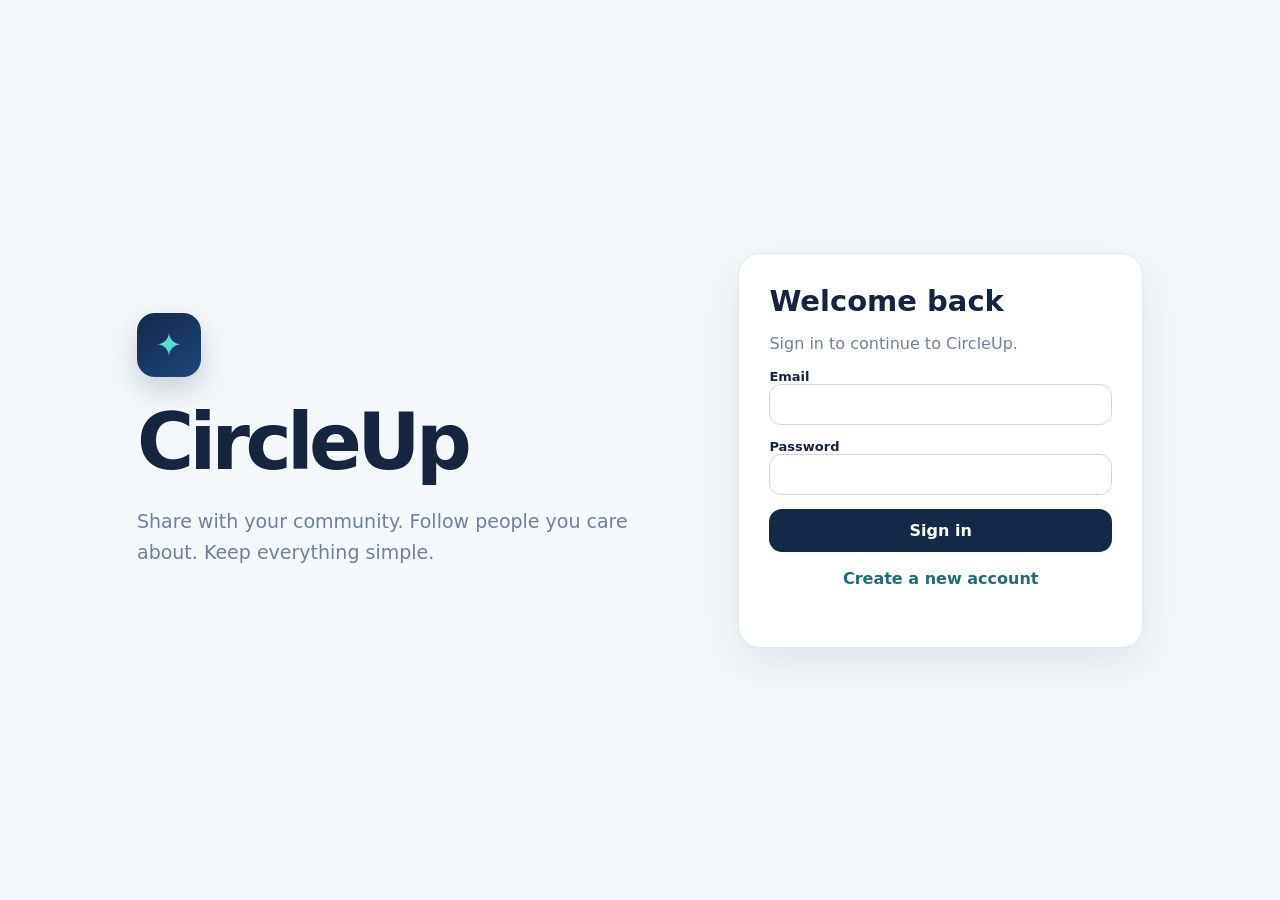
<file: index.html>
<!doctype html>
<html lang="en">
<head>
  <meta charset="utf-8" />
  <meta name="viewport" content="width=device-width,initial-scale=1,viewport-fit=cover" />
  <meta name="theme-color" content="#142847" />
  <meta name="description" content="CircleUp — a simple community app to share, connect, and stay in touch." />
  <title>CircleUp</title>
  <link rel="icon" href="/favicon.svg" type="image/svg+xml" />
  <link rel="manifest" href="/manifest.webmanifest" />
  <link rel="stylesheet" href="/styles.css" />
</head>
<body>
  <div id="toast" class="toast" role="status" aria-live="polite"></div>

  <section id="authView" class="auth-screen">
    <div class="auth-brand">
      <div class="brand-mark">✦</div>
      <h1>CircleUp</h1>
      <p>Share with your community. Follow people you care about. Keep everything simple.</p>
    </div>
    <form id="authForm" class="auth-card">
      <h2 id="authTitle">Welcome back</h2>
      <p id="authSubtitle">Sign in to continue to CircleUp.</p>
      <label>Email<input id="emailInput" type="email" autocomplete="email" required /></label>
      <label>Password<input id="passwordInput" type="password" autocomplete="current-password" minlength="6" required /></label>
      <button id="authSubmit" class="button primary full" type="submit">Sign in</button>
      <button id="toggleAuthMode" class="text-button" type="button">Create a new account</button>
      <p id="authMessage" class="form-message"></p>
    </form>
  </section>

  <div id="appView" class="app hidden">
    <header class="topbar">
      <button class="brand" id="brandHome" type="button" aria-label="CircleUp home">
        <span class="brand-mark small">✦</span><strong>CircleUp</strong>
      </button>
      <div class="search-wrap">
        <span>⌕</span>
        <input id="searchInput" type="search" placeholder="Search people, posts, communities" aria-label="Search CircleUp" />
      </div>
      <div class="top-actions">
        <button id="shareAppButton" class="icon-button" type="button" aria-label="Share CircleUp">↗</button>
        <button id="topProfileButton" class="avatar-button" type="button" aria-label="Open profile"><span id="topAvatar" class="avatar">CU</span></button>
      </div>
    </header>

    <main class="shell">
      <section id="homeView" class="view">
        <section class="composer card navy-card">
          <div class="composer-head">
            <span id="composerAvatar" class="avatar large">CU</span>
            <div><h2>Share with your community</h2><p>Ask, celebrate, recommend, or say hello.</p></div>
          </div>
          <textarea id="postBody" maxlength="2000" placeholder="What’s happening?"></textarea>
          <div id="postImagePreview" class="post-image-preview hidden"></div>
          <div class="composer-actions">
            <div class="composer-left">
              <select id="postCategory" aria-label="Post category">
                <option>General</option><option>Question</option><option>Recommendation</option><option>Celebration</option><option>Local</option>
              </select>
              <label class="photo-pill" for="postImageInput">▧ Photo</label>
              <input id="postImageInput" class="sr-only" type="file" accept="image/*" />
            </div>
            <button id="publishButton" class="button coral" type="button">Post</button>
          </div>
          <p id="postMessage" class="form-message light"></p>
        </section>

        <div id="searchSummary" class="search-summary hidden"></div>
        <div id="feedLoading" class="card status-card">Loading community posts…</div>
        <div id="feedEmpty" class="card status-card hidden">No posts yet. Be the first person to post.</div>
        <div id="feed" class="feed"></div>
      </section>

      <section id="groupsView" class="view hidden">
        <div class="page-heading"><div><span class="eyebrow">COMMUNITIES</span><h1>Groups</h1><p>Your CircleUp communities.</p></div></div>
        <div id="groupsLoading" class="card status-card">Loading groups…</div>
        <div id="groupsEmpty" class="card status-card hidden"><strong>No groups yet</strong><br />Groups you join will show here.</div>
        <div id="groupsList" class="group-grid"></div>
      </section>

      <section id="activityView" class="view hidden">
        <div class="page-heading"><div><span class="eyebrow">UPDATES</span><h1>Activity</h1><p>Likes, comments, follows, and other activity.</p></div><button id="refreshActivity" class="button ghost small" type="button">Refresh</button></div>
        <div id="activityLoading" class="card status-card">Loading activity…</div>
        <div id="activityEmpty" class="card status-card hidden">No activity yet.</div>
        <div id="activityList" class="activity-list"></div>
      </section>

      <section id="profileView" class="view hidden">
        <div class="profile-hero card">
          <div class="profile-main">
            <span id="profileAvatar" class="avatar profile-avatar">CU</span>
            <div class="profile-copy">
              <div class="profile-title-row"><div><h1 id="profileDisplayName">CircleUp Member</h1><p id="profileHandle">@member</p></div><button id="editProfileButton" class="button ghost small" type="button">Edit Profile</button></div>
              <p id="profileLocation" class="location-text hidden"></p>
              <p id="profileBioText" class="profile-bio">Add a short bio so people know a little about you.</p>
              <div class="stats"><button type="button"><strong id="profilePostCount">0</strong><span>Posts</span></button><button type="button"><strong id="profileFollowerCount">0</strong><span>Followers</span></button><button type="button"><strong id="profileFollowingCount">0</strong><span>Following</span></button></div>
            </div>
          </div>
        </div>

        <form id="profileForm" class="card profile-form hidden">
          <div class="form-heading"><div><h2>Edit profile</h2><p>Update what other CircleUp members can see.</p></div><button id="cancelEditProfile" class="icon-button" type="button" aria-label="Close">×</button></div>
          <div class="profile-photo-editor">
            <span id="profilePhotoPreview" class="avatar profile-avatar">CU</span>
            <div><label class="button ghost small file-button">Choose photo<input id="profilePhotoInput" type="file" accept="image/*" /></label><p>JPG, PNG, or WebP. Up to 5 MB.</p></div>
          </div>
          <div class="form-grid">
            <label>Name<input id="profileNameInput" maxlength="80" required /></label>
            <label>Username<div class="input-prefix"><span>@</span><input id="profileUsernameInput" maxlength="30" pattern="[A-Za-z0-9_]{3,30}" required /></div></label>
            <label class="full-span">Location<input id="profileLocationInput" maxlength="100" placeholder="Houston, TX" /></label>
            <label class="full-span">Bio<textarea id="profileBioInput" maxlength="240" placeholder="Tell the community a little about you."></textarea></label>
          </div>
          <div class="form-actions"><button id="signOutButton" class="button ghost" type="button">Sign out</button><button id="saveProfileButton" class="button primary" type="submit">Save Profile</button></div>
          <p id="profileMessage" class="form-message"></p>
        </form>

        <div class="section-title"><h2>Your posts</h2></div>
        <div id="profilePostsEmpty" class="card status-card hidden">You haven’t posted yet.</div>
        <div id="profilePosts" class="feed"></div>
      </section>
    </main>

    <nav class="bottom-nav" aria-label="Primary navigation">
      <button class="nav-item active" data-view="home" type="button"><span>⌂</span><strong>Home</strong></button>
      <button class="nav-item" data-view="groups" type="button"><span>♙</span><strong>Groups</strong></button>
      <button class="nav-item" data-view="activity" type="button"><span class="badge-wrap">♧<em id="activityBadge" class="nav-badge hidden">0</em></span><strong>Activity</strong></button>
      <button class="nav-item" data-view="profile" type="button"><span>◎</span><strong>Profile</strong></button>
    </nav>
  </div>

  <dialog id="memberDialog" class="member-dialog">
    <button id="closeMemberDialog" class="dialog-close" type="button" aria-label="Close">×</button>
    <div class="member-profile-content">
      <span id="memberAvatar" class="avatar profile-avatar">CU</span>
      <h2 id="memberName">Member</h2>
      <p id="memberUsername">@member</p>
      <p id="memberLocation" class="location-text hidden"></p>
      <p id="memberBio" class="profile-bio"></p>
      <div class="stats centered"><div><strong id="memberPostCount">0</strong><span>Posts</span></div><div><strong id="memberFollowerCount">0</strong><span>Followers</span></div><div><strong id="memberFollowingCount">0</strong><span>Following</span></div></div>
      <button id="memberFollowButton" class="button primary full" type="button">Follow</button>
    </div>
  </dialog>

  <script type="module" src="/app.js"></script>
</body>
</html>
</file>
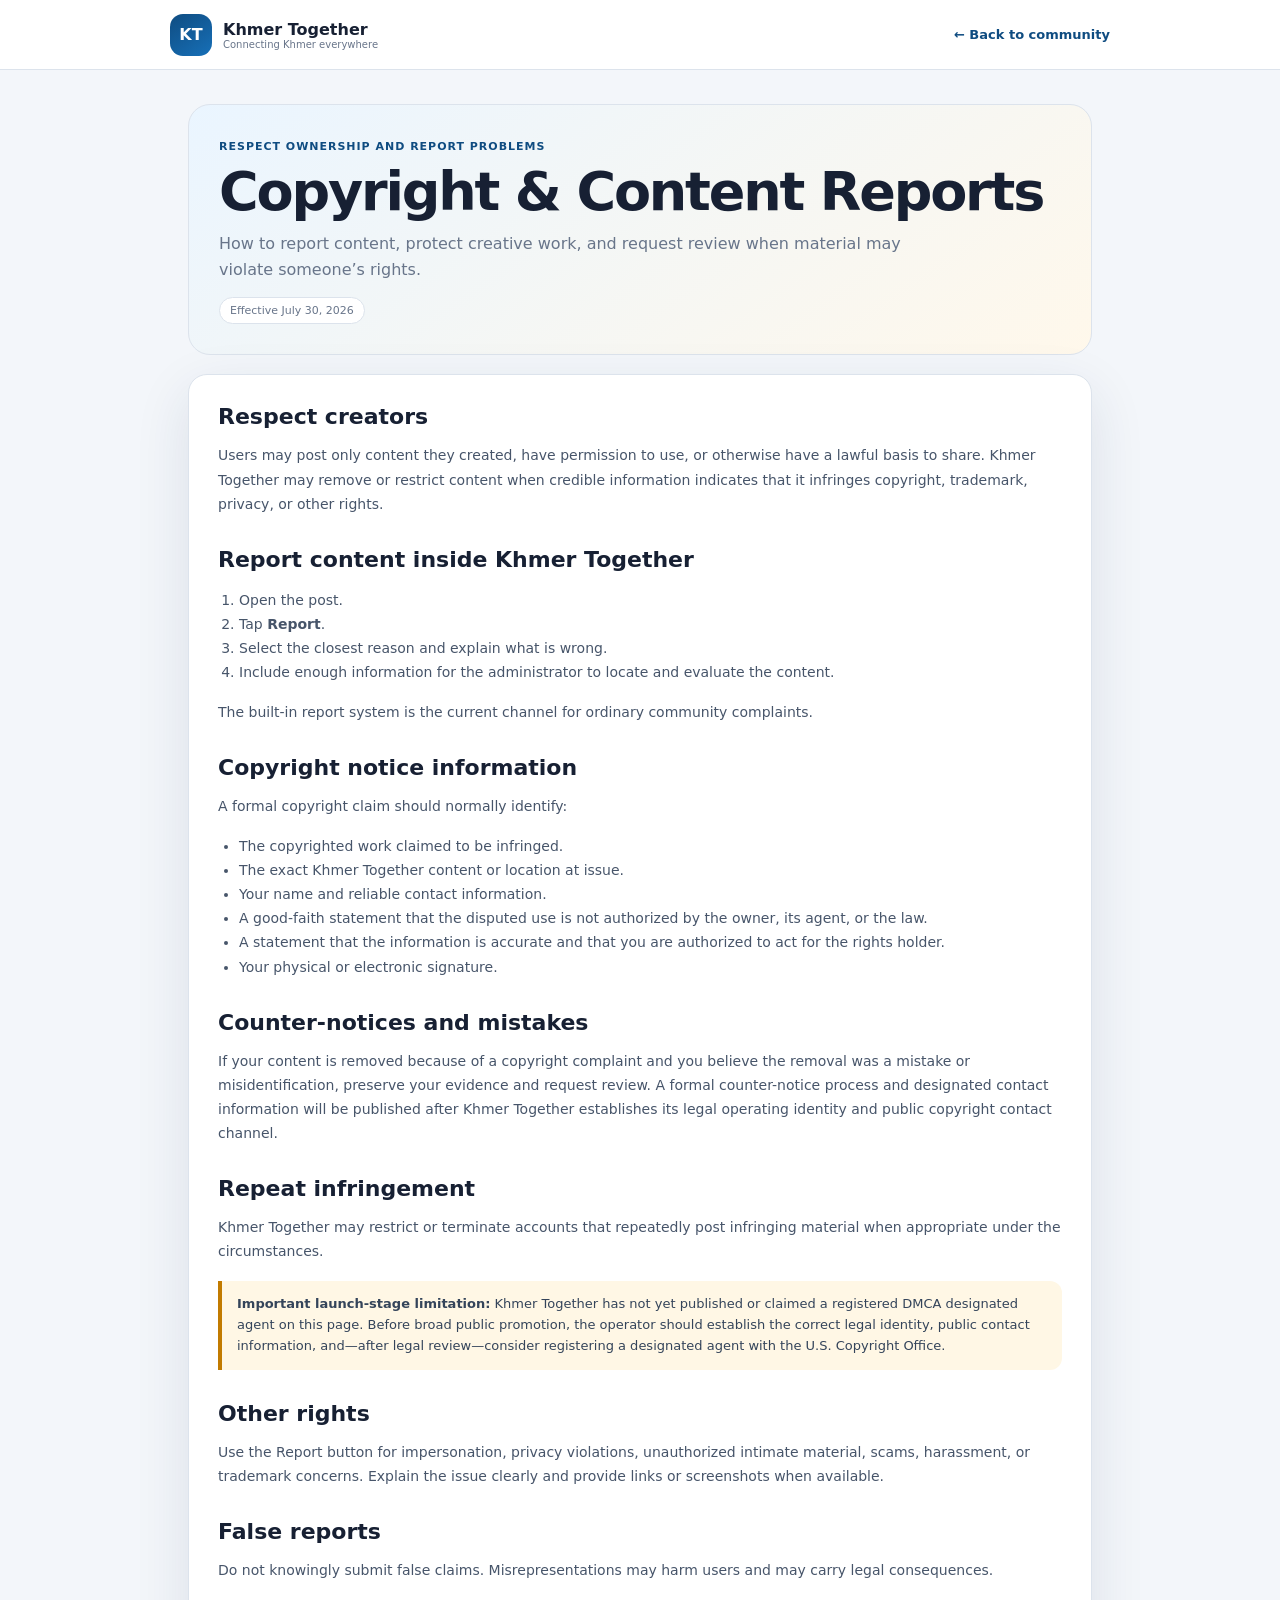
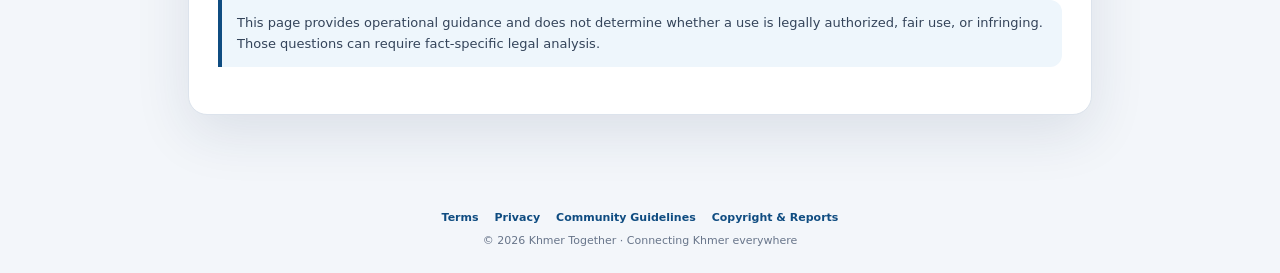
<file: copyright.html>
<!doctype html>
<html lang="en">
<head>
  <meta charset="utf-8">
  <meta name="viewport" content="width=device-width,initial-scale=1">
  <meta name="description" content="How to report content, protect creative work, and request review when material may violate someone’s rights.">
  <meta name="theme-color" content="#0f4c81">
  <title>Copyright &amp; Content Reports · Khmer Together</title>
  <link rel="icon" href="/favicon.svg" type="image/svg+xml">
  <link rel="stylesheet" href="/legal.css">
</head>
<body>
  <header class="legal-topbar">
    <a class="legal-brand" href="/">
      <span class="legal-mark">KT</span>
      <span><strong>Khmer Together</strong><small>Connecting Khmer everywhere</small></span>
    </a>
    <a class="back-link" href="/">← Back to community</a>
  </header>
  <main class="legal-shell">
    <section class="legal-hero">
      <span class="legal-kicker">RESPECT OWNERSHIP AND REPORT PROBLEMS</span>
      <h1>Copyright &amp; Content Reports</h1>
      <p>How to report content, protect creative work, and request review when material may violate someone’s rights.</p>
      <span class="updated">Effective July 30, 2026</span>
    </section>
    <article class="legal-card">
      
<h2>Respect creators</h2>
<p>Users may post only content they created, have permission to use, or otherwise have a lawful basis to share. Khmer Together may remove or restrict content when credible information indicates that it infringes copyright, trademark, privacy, or other rights.</p>

<h2>Report content inside Khmer Together</h2>
<ol>
  <li>Open the post.</li>
  <li>Tap <strong>Report</strong>.</li>
  <li>Select the closest reason and explain what is wrong.</li>
  <li>Include enough information for the administrator to locate and evaluate the content.</li>
</ol>
<p>The built-in report system is the current channel for ordinary community complaints.</p>

<h2>Copyright notice information</h2>
<p>A formal copyright claim should normally identify:</p>
<ul>
  <li>The copyrighted work claimed to be infringed.</li>
  <li>The exact Khmer Together content or location at issue.</li>
  <li>Your name and reliable contact information.</li>
  <li>A good-faith statement that the disputed use is not authorized by the owner, its agent, or the law.</li>
  <li>A statement that the information is accurate and that you are authorized to act for the rights holder.</li>
  <li>Your physical or electronic signature.</li>
</ul>

<h2>Counter-notices and mistakes</h2>
<p>If your content is removed because of a copyright complaint and you believe the removal was a mistake or misidentification, preserve your evidence and request review. A formal counter-notice process and designated contact information will be published after Khmer Together establishes its legal operating identity and public copyright contact channel.</p>

<h2>Repeat infringement</h2>
<p>Khmer Together may restrict or terminate accounts that repeatedly post infringing material when appropriate under the circumstances.</p>

<div class="notice warning">
  <strong>Important launch-stage limitation:</strong> Khmer Together has not yet published or claimed a registered DMCA designated agent on this page. Before broad public promotion, the operator should establish the correct legal identity, public contact information, and—after legal review—consider registering a designated agent with the U.S. Copyright Office.
</div>

<h2>Other rights</h2>
<p>Use the Report button for impersonation, privacy violations, unauthorized intimate material, scams, harassment, or trademark concerns. Explain the issue clearly and provide links or screenshots when available.</p>

<h2>False reports</h2>
<p>Do not knowingly submit false claims. Misrepresentations may harm users and may carry legal consequences.</p>

<div class="notice">This page provides operational guidance and does not determine whether a use is legally authorized, fair use, or infringing. Those questions can require fact-specific legal analysis.</div>

    </article>
  </main>
  
  <footer class="legal-footer">
    <nav>
      <a href="/terms.html">Terms</a>
      <a href="/privacy.html">Privacy</a>
      <a href="/guidelines.html">Community Guidelines</a>
      <a href="/copyright.html">Copyright &amp; Reports</a>
    </nav>
    <div>© 2026 Khmer Together · Connecting Khmer everywhere</div>
  </footer>

</body>
</html>
</file>
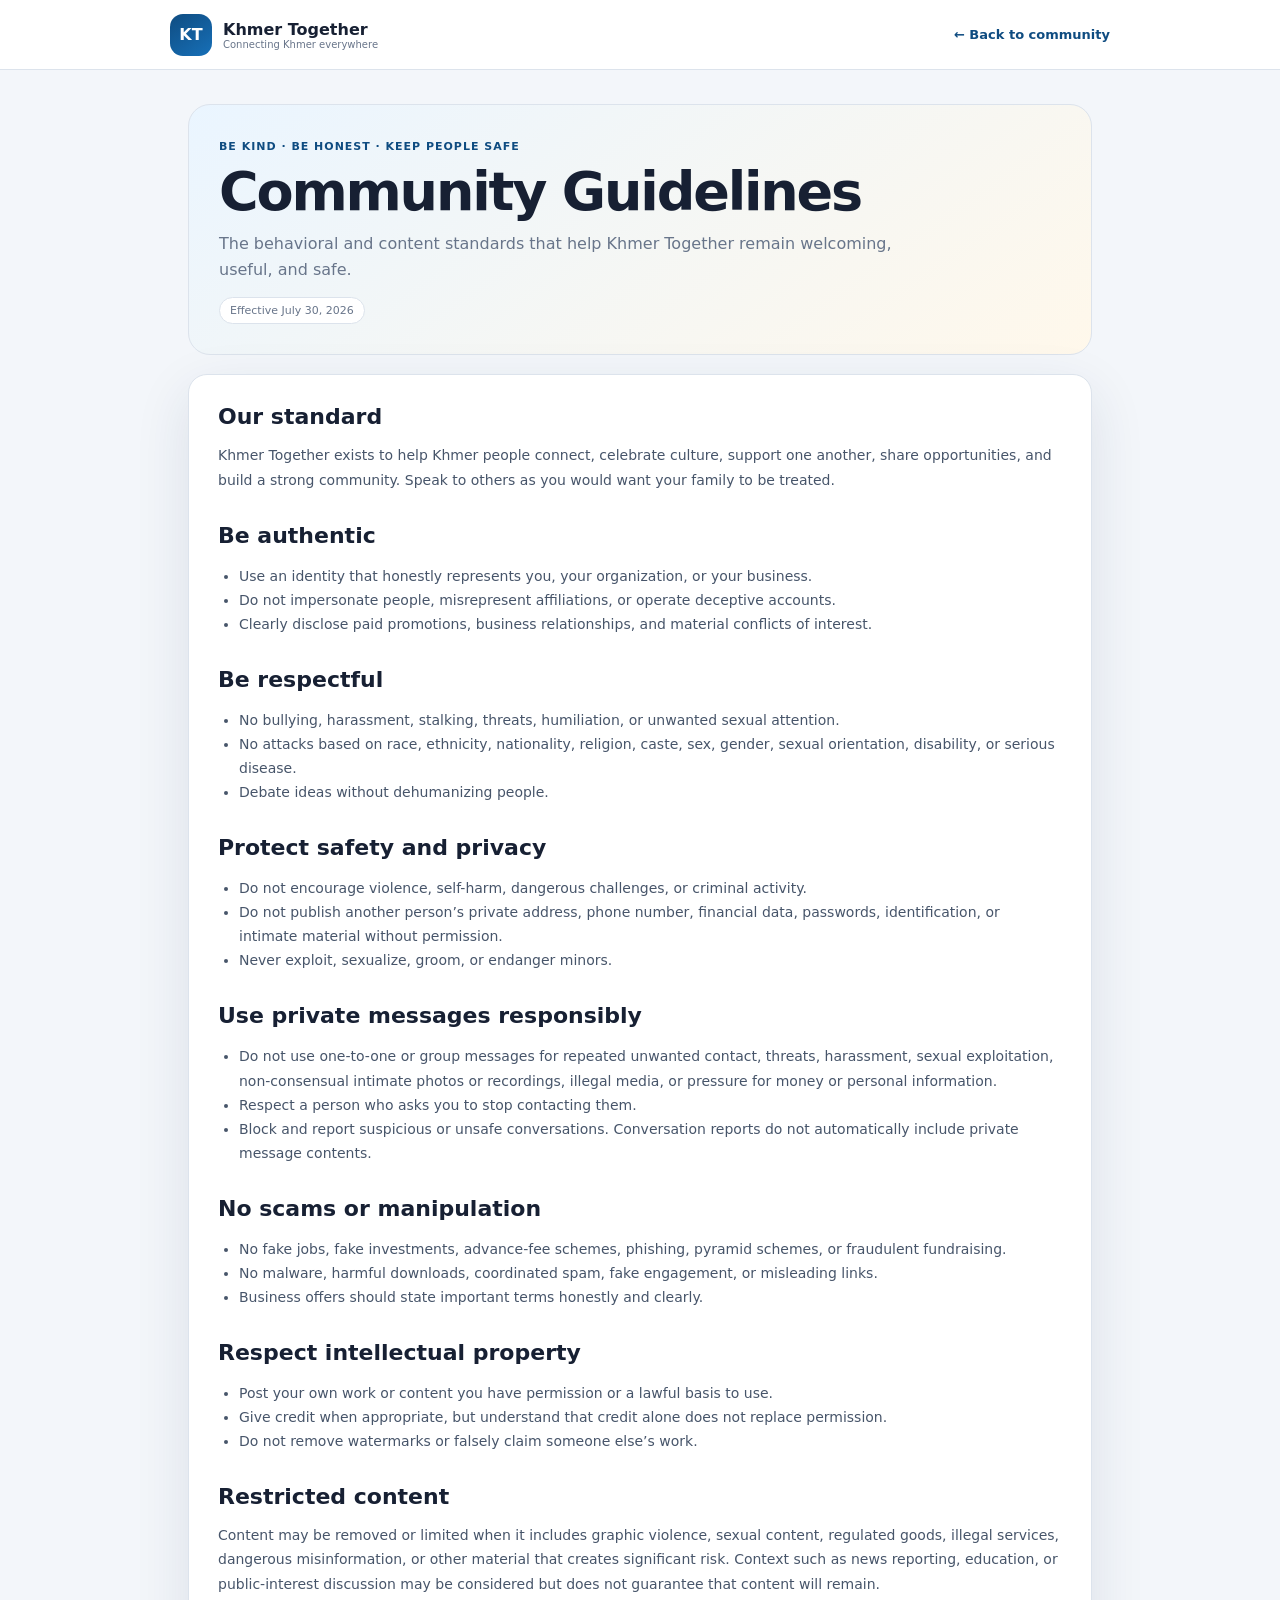
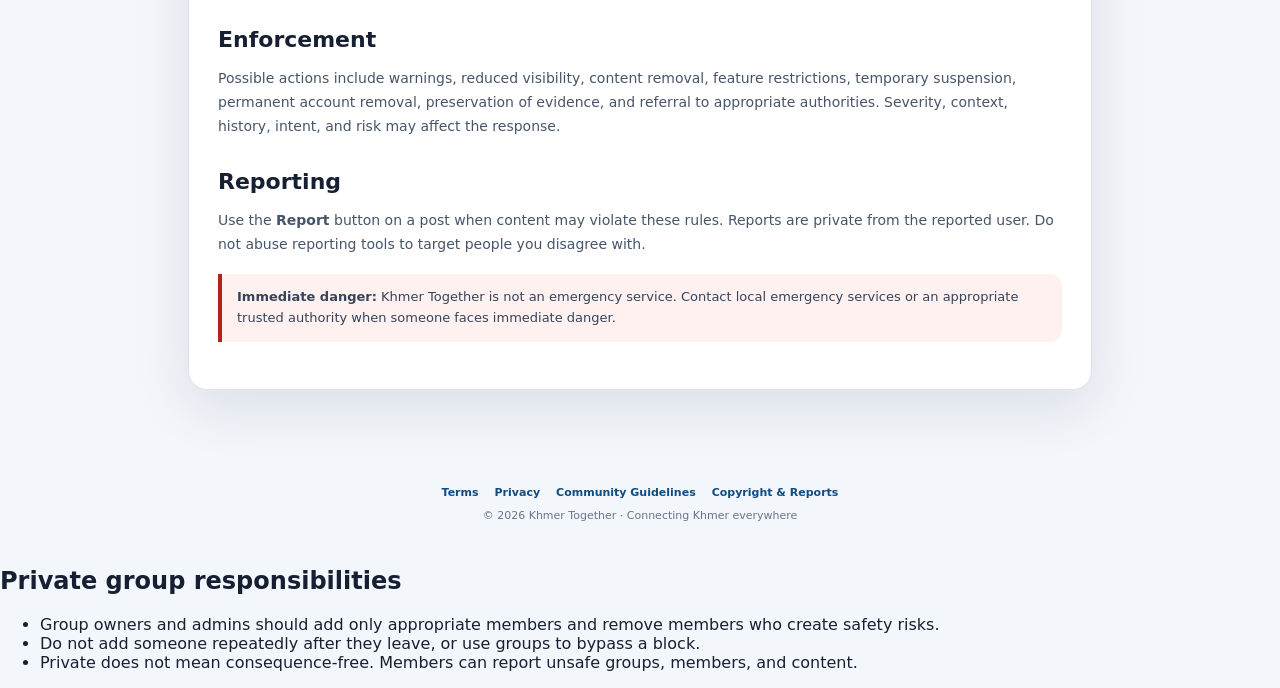
<file: guidelines.html>
<!doctype html>
<html lang="en">
<head>
  <meta charset="utf-8">
  <meta name="viewport" content="width=device-width,initial-scale=1">
  <meta name="description" content="The behavioral and content standards that help Khmer Together remain welcoming, useful, and safe.">
  <meta name="theme-color" content="#0f4c81">
  <title>Community Guidelines · Khmer Together</title>
  <link rel="icon" href="/favicon.svg" type="image/svg+xml">
  <link rel="stylesheet" href="/legal.css">
</head>
<body>
  <header class="legal-topbar">
    <a class="legal-brand" href="/">
      <span class="legal-mark">KT</span>
      <span><strong>Khmer Together</strong><small>Connecting Khmer everywhere</small></span>
    </a>
    <a class="back-link" href="/">← Back to community</a>
  </header>
  <main class="legal-shell">
    <section class="legal-hero">
      <span class="legal-kicker">BE KIND · BE HONEST · KEEP PEOPLE SAFE</span>
      <h1>Community Guidelines</h1>
      <p>The behavioral and content standards that help Khmer Together remain welcoming, useful, and safe.</p>
      <span class="updated">Effective July 30, 2026</span>
    </section>
    <article class="legal-card">
      
<h2>Our standard</h2>
<p>Khmer Together exists to help Khmer people connect, celebrate culture, support one another, share opportunities, and build a strong community. Speak to others as you would want your family to be treated.</p>

<h2>Be authentic</h2>
<ul>
  <li>Use an identity that honestly represents you, your organization, or your business.</li>
  <li>Do not impersonate people, misrepresent affiliations, or operate deceptive accounts.</li>
  <li>Clearly disclose paid promotions, business relationships, and material conflicts of interest.</li>
</ul>

<h2>Be respectful</h2>
<ul>
  <li>No bullying, harassment, stalking, threats, humiliation, or unwanted sexual attention.</li>
  <li>No attacks based on race, ethnicity, nationality, religion, caste, sex, gender, sexual orientation, disability, or serious disease.</li>
  <li>Debate ideas without dehumanizing people.</li>
</ul>

<h2>Protect safety and privacy</h2>
<ul>
  <li>Do not encourage violence, self-harm, dangerous challenges, or criminal activity.</li>
  <li>Do not publish another person’s private address, phone number, financial data, passwords, identification, or intimate material without permission.</li>
  <li>Never exploit, sexualize, groom, or endanger minors.</li>
</ul>

<h2>Use private messages responsibly</h2>
<ul>
  <li>Do not use one-to-one or group messages for repeated unwanted contact, threats, harassment, sexual exploitation, non-consensual intimate photos or recordings, illegal media, or pressure for money or personal information.</li>
  <li>Respect a person who asks you to stop contacting them.</li>
  <li>Block and report suspicious or unsafe conversations. Conversation reports do not automatically include private message contents.</li>
</ul>

<h2>No scams or manipulation</h2>
<ul>
  <li>No fake jobs, fake investments, advance-fee schemes, phishing, pyramid schemes, or fraudulent fundraising.</li>
  <li>No malware, harmful downloads, coordinated spam, fake engagement, or misleading links.</li>
  <li>Business offers should state important terms honestly and clearly.</li>
</ul>

<h2>Respect intellectual property</h2>
<ul>
  <li>Post your own work or content you have permission or a lawful basis to use.</li>
  <li>Give credit when appropriate, but understand that credit alone does not replace permission.</li>
  <li>Do not remove watermarks or falsely claim someone else’s work.</li>
</ul>

<h2>Restricted content</h2>
<p>Content may be removed or limited when it includes graphic violence, sexual content, regulated goods, illegal services, dangerous misinformation, or other material that creates significant risk. Context such as news reporting, education, or public-interest discussion may be considered but does not guarantee that content will remain.</p>

<h2>Enforcement</h2>
<p>Possible actions include warnings, reduced visibility, content removal, feature restrictions, temporary suspension, permanent account removal, preservation of evidence, and referral to appropriate authorities. Severity, context, history, intent, and risk may affect the response.</p>

<h2>Reporting</h2>
<p>Use the <strong>Report</strong> button on a post when content may violate these rules. Reports are private from the reported user. Do not abuse reporting tools to target people you disagree with.</p>

<div class="notice danger"><strong>Immediate danger:</strong> Khmer Together is not an emergency service. Contact local emergency services or an appropriate trusted authority when someone faces immediate danger.</div>

    </article>
  </main>
  
  <footer class="legal-footer">
    <nav>
      <a href="/terms.html">Terms</a>
      <a href="/privacy.html">Privacy</a>
      <a href="/guidelines.html">Community Guidelines</a>
      <a href="/copyright.html">Copyright &amp; Reports</a>
    </nav>
    <div>© 2026 Khmer Together · Connecting Khmer everywhere</div>
  </footer>

</body>
</html>

<h2>Private group responsibilities</h2>
<ul>
  <li>Group owners and admins should add only appropriate members and remove members who create safety risks.</li>
  <li>Do not add someone repeatedly after they leave, or use groups to bypass a block.</li>
  <li>Private does not mean consequence-free. Members can report unsafe groups, members, and content.</li>
</ul>
</file>
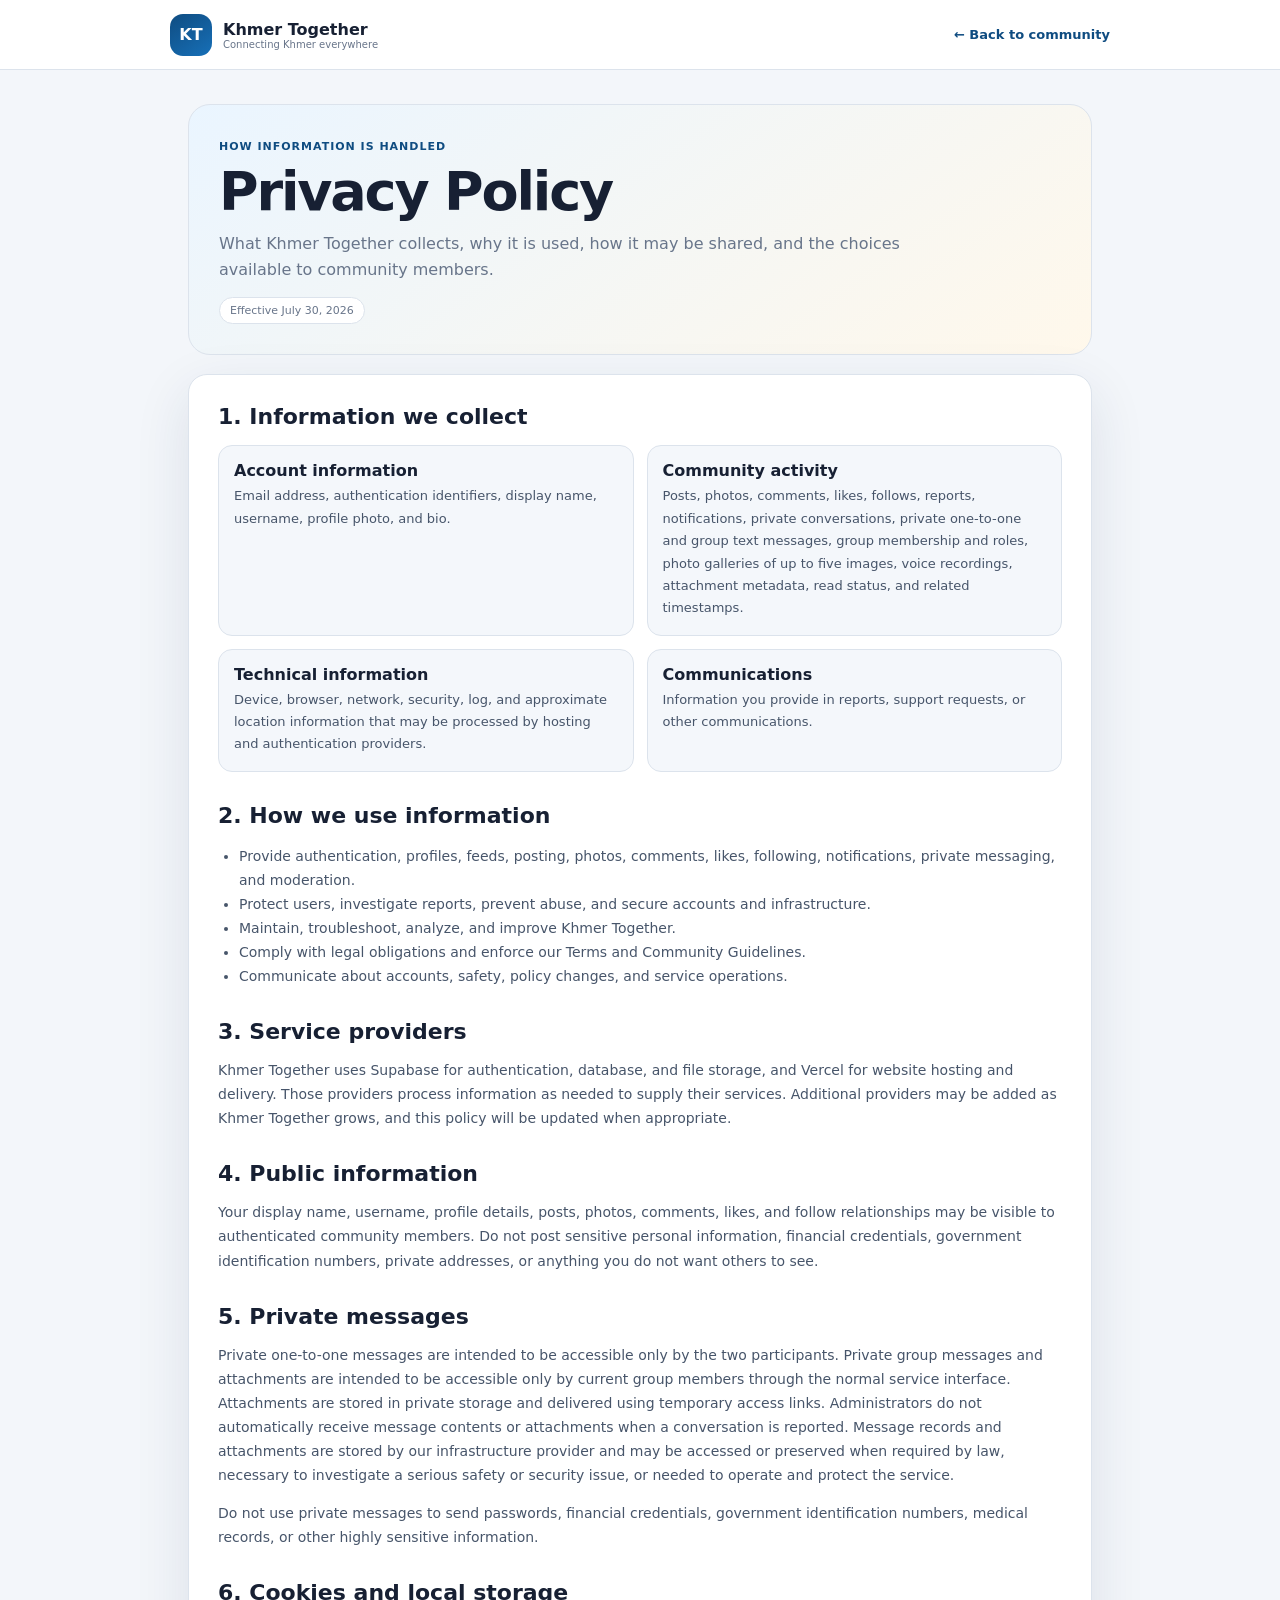
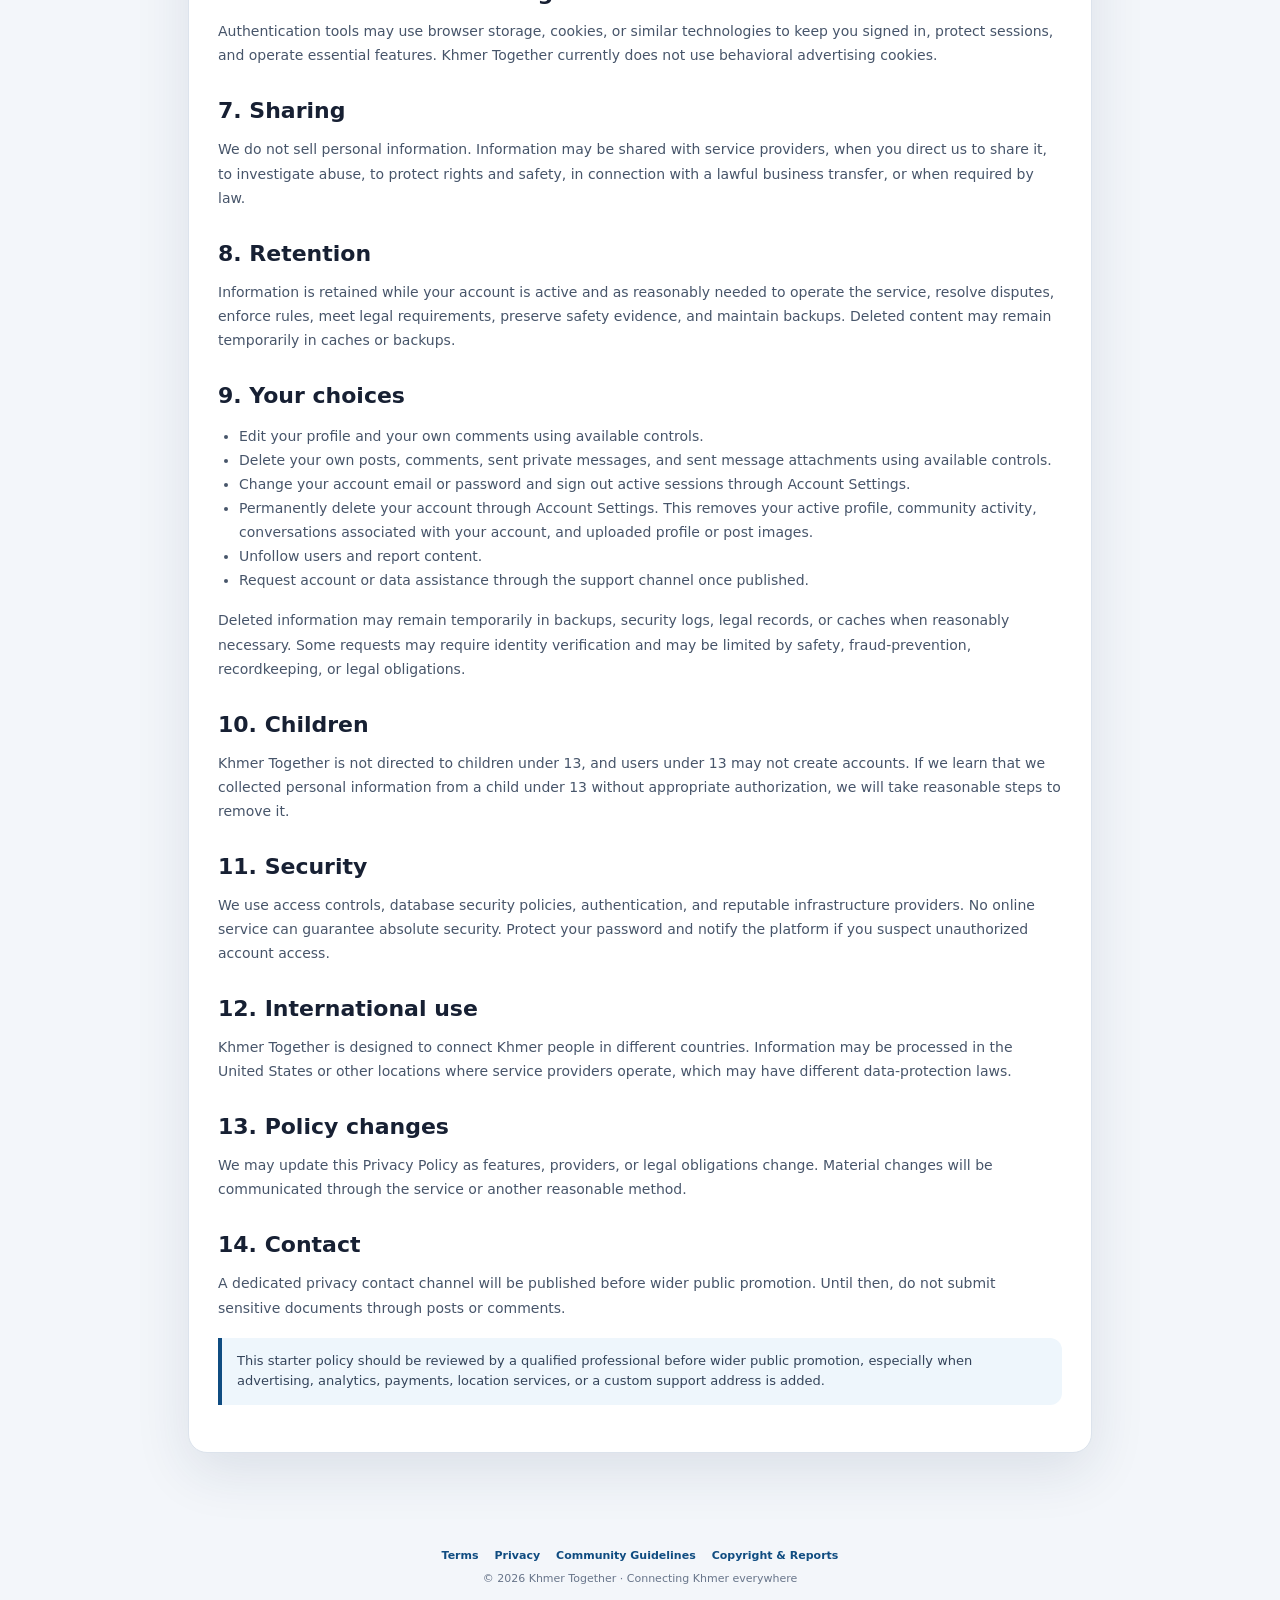
<file: privacy.html>
<!doctype html>
<html lang="en">
<head>
  <meta charset="utf-8">
  <meta name="viewport" content="width=device-width,initial-scale=1">
  <meta name="description" content="What Khmer Together collects, why it is used, how it may be shared, and the choices available to community members.">
  <meta name="theme-color" content="#0f4c81">
  <title>Privacy Policy · Khmer Together</title>
  <link rel="icon" href="/favicon.svg" type="image/svg+xml">
  <link rel="stylesheet" href="/legal.css">
</head>
<body>
  <header class="legal-topbar">
    <a class="legal-brand" href="/">
      <span class="legal-mark">KT</span>
      <span><strong>Khmer Together</strong><small>Connecting Khmer everywhere</small></span>
    </a>
    <a class="back-link" href="/">← Back to community</a>
  </header>
  <main class="legal-shell">
    <section class="legal-hero">
      <span class="legal-kicker">HOW INFORMATION IS HANDLED</span>
      <h1>Privacy Policy</h1>
      <p>What Khmer Together collects, why it is used, how it may be shared, and the choices available to community members.</p>
      <span class="updated">Effective July 30, 2026</span>
    </section>
    <article class="legal-card">
      
<h2>1. Information we collect</h2>
<div class="policy-grid">
  <div class="policy-box"><strong>Account information</strong><p>Email address, authentication identifiers, display name, username, profile photo, and bio.</p></div>
  <div class="policy-box"><strong>Community activity</strong><p>Posts, photos, comments, likes, follows, reports, notifications, private conversations, private one-to-one and group text messages, group membership and roles, photo galleries of up to five images, voice recordings, attachment metadata, read status, and related timestamps.</p></div>
  <div class="policy-box"><strong>Technical information</strong><p>Device, browser, network, security, log, and approximate location information that may be processed by hosting and authentication providers.</p></div>
  <div class="policy-box"><strong>Communications</strong><p>Information you provide in reports, support requests, or other communications.</p></div>
</div>

<h2>2. How we use information</h2>
<ul>
  <li>Provide authentication, profiles, feeds, posting, photos, comments, likes, following, notifications, private messaging, and moderation.</li>
  <li>Protect users, investigate reports, prevent abuse, and secure accounts and infrastructure.</li>
  <li>Maintain, troubleshoot, analyze, and improve Khmer Together.</li>
  <li>Comply with legal obligations and enforce our Terms and Community Guidelines.</li>
  <li>Communicate about accounts, safety, policy changes, and service operations.</li>
</ul>

<h2>3. Service providers</h2>
<p>Khmer Together uses Supabase for authentication, database, and file storage, and Vercel for website hosting and delivery. Those providers process information as needed to supply their services. Additional providers may be added as Khmer Together grows, and this policy will be updated when appropriate.</p>

<h2>4. Public information</h2>
<p>Your display name, username, profile details, posts, photos, comments, likes, and follow relationships may be visible to authenticated community members. Do not post sensitive personal information, financial credentials, government identification numbers, private addresses, or anything you do not want others to see.</p>

<h2>5. Private messages</h2>
<p>Private one-to-one messages are intended to be accessible only by the two participants. Private group messages and attachments are intended to be accessible only by current group members through the normal service interface. Attachments are stored in private storage and delivered using temporary access links. Administrators do not automatically receive message contents or attachments when a conversation is reported. Message records and attachments are stored by our infrastructure provider and may be accessed or preserved when required by law, necessary to investigate a serious safety or security issue, or needed to operate and protect the service.</p>
<p>Do not use private messages to send passwords, financial credentials, government identification numbers, medical records, or other highly sensitive information.</p>

<h2>6. Cookies and local storage</h2>
<p>Authentication tools may use browser storage, cookies, or similar technologies to keep you signed in, protect sessions, and operate essential features. Khmer Together currently does not use behavioral advertising cookies.</p>

<h2>7. Sharing</h2>
<p>We do not sell personal information. Information may be shared with service providers, when you direct us to share it, to investigate abuse, to protect rights and safety, in connection with a lawful business transfer, or when required by law.</p>

<h2>8. Retention</h2>
<p>Information is retained while your account is active and as reasonably needed to operate the service, resolve disputes, enforce rules, meet legal requirements, preserve safety evidence, and maintain backups. Deleted content may remain temporarily in caches or backups.</p>

<h2>9. Your choices</h2>
<ul>
  <li>Edit your profile and your own comments using available controls.</li>
  <li>Delete your own posts, comments, sent private messages, and sent message attachments using available controls.</li>
  <li>Change your account email or password and sign out active sessions through Account Settings.</li>
  <li>Permanently delete your account through Account Settings. This removes your active profile, community activity, conversations associated with your account, and uploaded profile or post images.</li>
  <li>Unfollow users and report content.</li>
  <li>Request account or data assistance through the support channel once published.</li>
</ul>
<p>Deleted information may remain temporarily in backups, security logs, legal records, or caches when reasonably necessary. Some requests may require identity verification and may be limited by safety, fraud-prevention, recordkeeping, or legal obligations.</p>

<h2>10. Children</h2>
<p>Khmer Together is not directed to children under 13, and users under 13 may not create accounts. If we learn that we collected personal information from a child under 13 without appropriate authorization, we will take reasonable steps to remove it.</p>

<h2>11. Security</h2>
<p>We use access controls, database security policies, authentication, and reputable infrastructure providers. No online service can guarantee absolute security. Protect your password and notify the platform if you suspect unauthorized account access.</p>

<h2>12. International use</h2>
<p>Khmer Together is designed to connect Khmer people in different countries. Information may be processed in the United States or other locations where service providers operate, which may have different data-protection laws.</p>

<h2>13. Policy changes</h2>
<p>We may update this Privacy Policy as features, providers, or legal obligations change. Material changes will be communicated through the service or another reasonable method.</p>

<h2>14. Contact</h2>
<p>A dedicated privacy contact channel will be published before wider public promotion. Until then, do not submit sensitive documents through posts or comments.</p>

<div class="notice">This starter policy should be reviewed by a qualified professional before wider public promotion, especially when advertising, analytics, payments, location services, or a custom support address is added.</div>

    </article>
  </main>
  
  <footer class="legal-footer">
    <nav>
      <a href="/terms.html">Terms</a>
      <a href="/privacy.html">Privacy</a>
      <a href="/guidelines.html">Community Guidelines</a>
      <a href="/copyright.html">Copyright &amp; Reports</a>
    </nav>
    <div>© 2026 Khmer Together · Connecting Khmer everywhere</div>
  </footer>

</body>
</html>
</file>
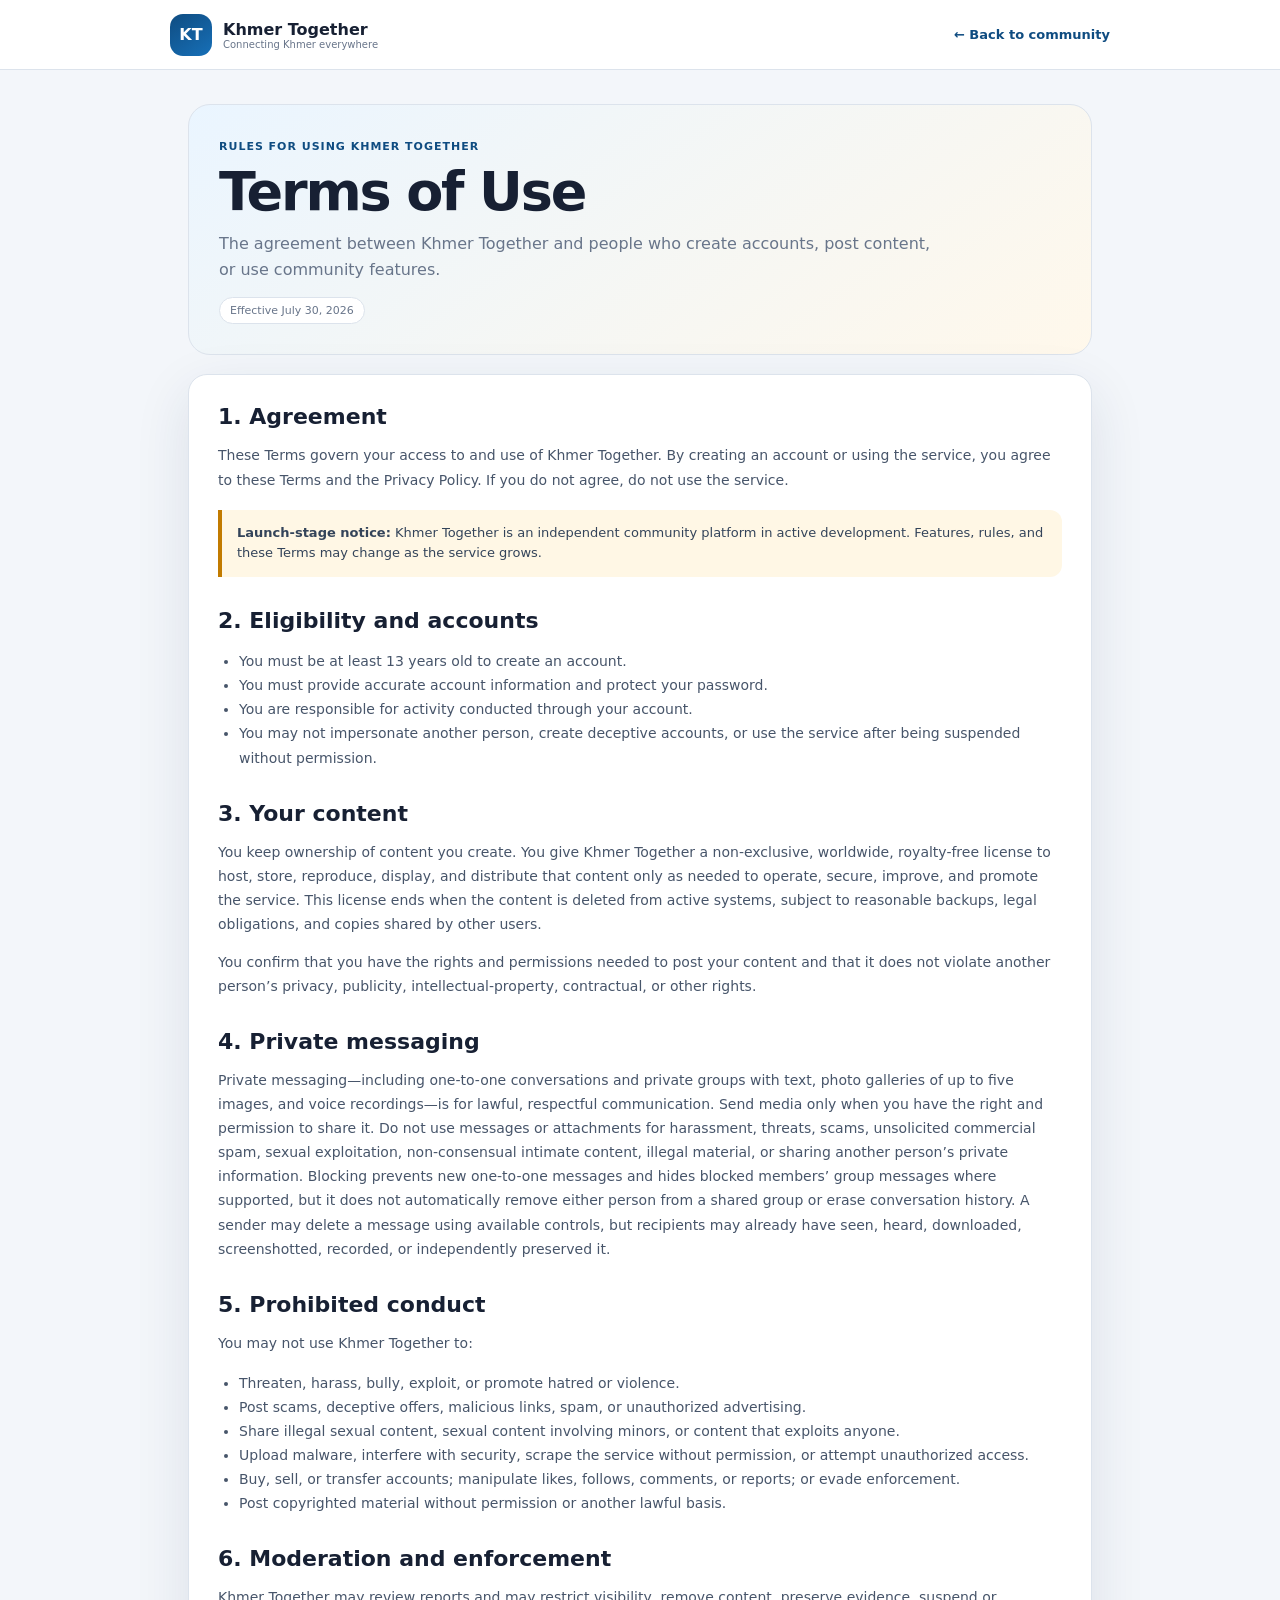
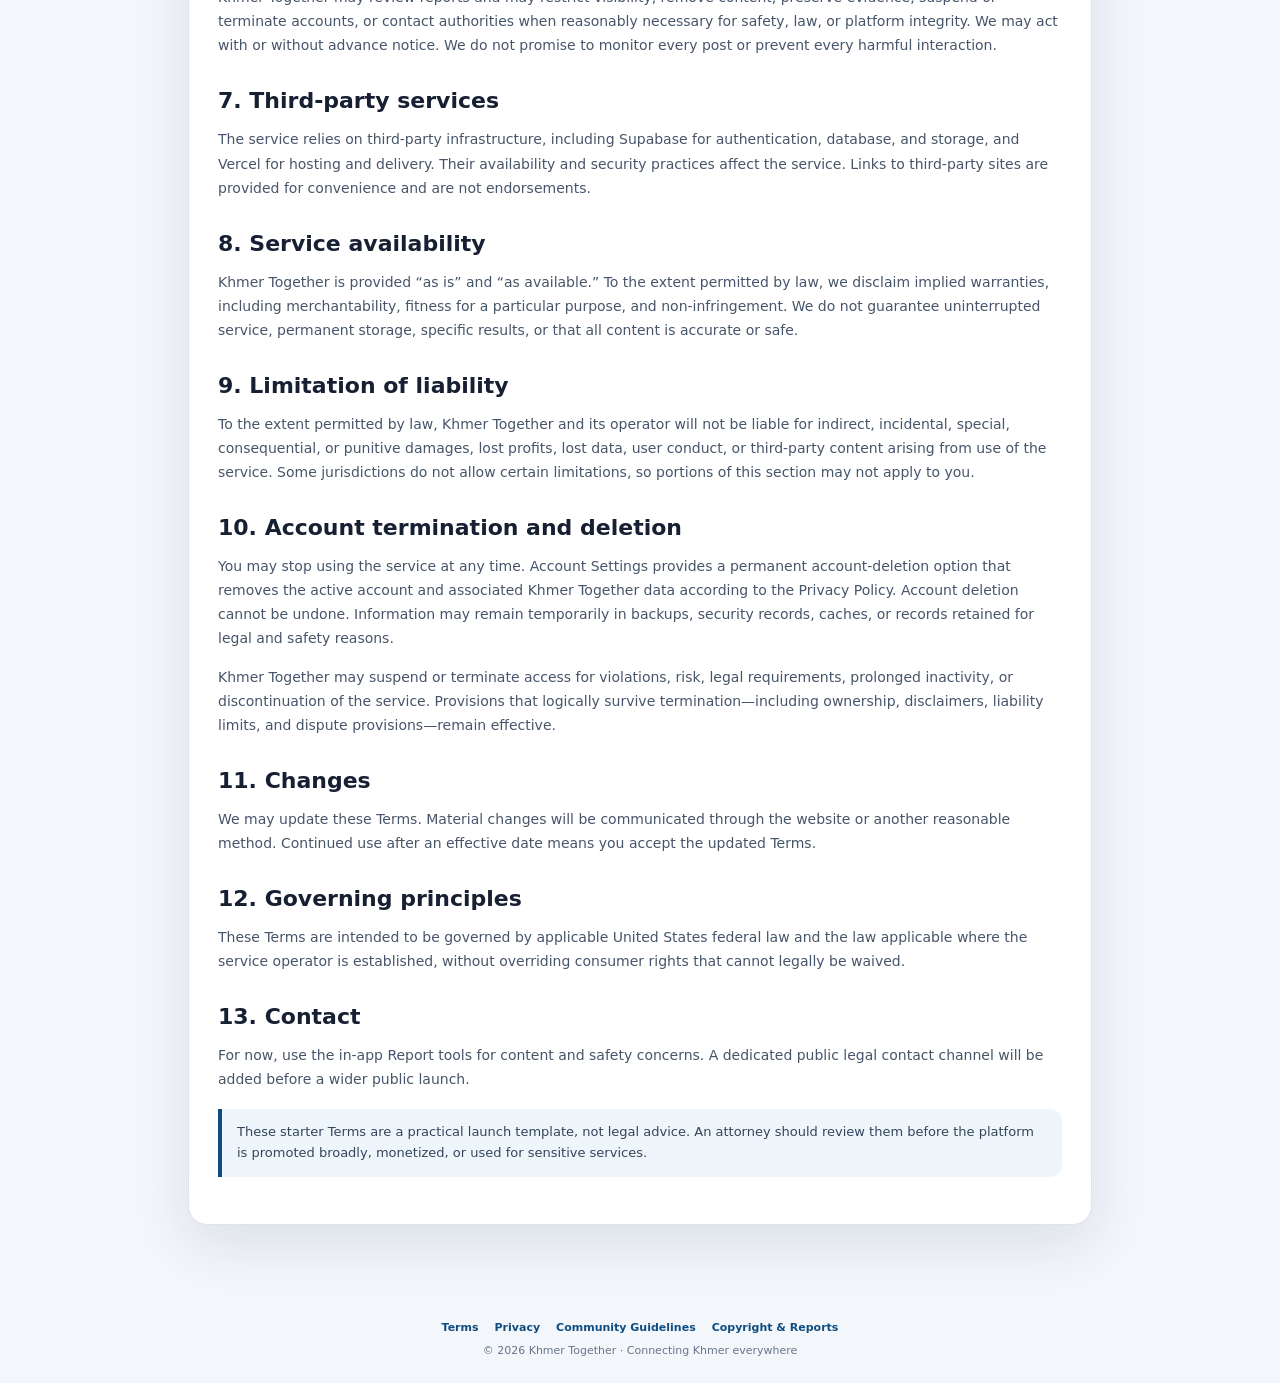
<file: terms.html>
<!doctype html>
<html lang="en">
<head>
  <meta charset="utf-8">
  <meta name="viewport" content="width=device-width,initial-scale=1">
  <meta name="description" content="The agreement between Khmer Together and people who create accounts, post content, or use community features.">
  <meta name="theme-color" content="#0f4c81">
  <title>Terms of Use · Khmer Together</title>
  <link rel="icon" href="/favicon.svg" type="image/svg+xml">
  <link rel="stylesheet" href="/legal.css">
</head>
<body>
  <header class="legal-topbar">
    <a class="legal-brand" href="/">
      <span class="legal-mark">KT</span>
      <span><strong>Khmer Together</strong><small>Connecting Khmer everywhere</small></span>
    </a>
    <a class="back-link" href="/">← Back to community</a>
  </header>
  <main class="legal-shell">
    <section class="legal-hero">
      <span class="legal-kicker">RULES FOR USING KHMER TOGETHER</span>
      <h1>Terms of Use</h1>
      <p>The agreement between Khmer Together and people who create accounts, post content, or use community features.</p>
      <span class="updated">Effective July 30, 2026</span>
    </section>
    <article class="legal-card">
      
<h2>1. Agreement</h2>
<p>These Terms govern your access to and use of Khmer Together. By creating an account or using the service, you agree to these Terms and the Privacy Policy. If you do not agree, do not use the service.</p>

<div class="notice warning"><strong>Launch-stage notice:</strong> Khmer Together is an independent community platform in active development. Features, rules, and these Terms may change as the service grows.</div>

<h2>2. Eligibility and accounts</h2>
<ul>
  <li>You must be at least 13 years old to create an account.</li>
  <li>You must provide accurate account information and protect your password.</li>
  <li>You are responsible for activity conducted through your account.</li>
  <li>You may not impersonate another person, create deceptive accounts, or use the service after being suspended without permission.</li>
</ul>

<h2>3. Your content</h2>
<p>You keep ownership of content you create. You give Khmer Together a non-exclusive, worldwide, royalty-free license to host, store, reproduce, display, and distribute that content only as needed to operate, secure, improve, and promote the service. This license ends when the content is deleted from active systems, subject to reasonable backups, legal obligations, and copies shared by other users.</p>
<p>You confirm that you have the rights and permissions needed to post your content and that it does not violate another person’s privacy, publicity, intellectual-property, contractual, or other rights.</p>

<h2>4. Private messaging</h2>
<p>Private messaging—including one-to-one conversations and private groups with text, photo galleries of up to five images, and voice recordings—is for lawful, respectful communication. Send media only when you have the right and permission to share it. Do not use messages or attachments for harassment, threats, scams, unsolicited commercial spam, sexual exploitation, non-consensual intimate content, illegal material, or sharing another person’s private information. Blocking prevents new one-to-one messages and hides blocked members’ group messages where supported, but it does not automatically remove either person from a shared group or erase conversation history. A sender may delete a message using available controls, but recipients may already have seen, heard, downloaded, screenshotted, recorded, or independently preserved it.</p>

<h2>5. Prohibited conduct</h2>
<p>You may not use Khmer Together to:</p>
<ul>
  <li>Threaten, harass, bully, exploit, or promote hatred or violence.</li>
  <li>Post scams, deceptive offers, malicious links, spam, or unauthorized advertising.</li>
  <li>Share illegal sexual content, sexual content involving minors, or content that exploits anyone.</li>
  <li>Upload malware, interfere with security, scrape the service without permission, or attempt unauthorized access.</li>
  <li>Buy, sell, or transfer accounts; manipulate likes, follows, comments, or reports; or evade enforcement.</li>
  <li>Post copyrighted material without permission or another lawful basis.</li>
</ul>

<h2>6. Moderation and enforcement</h2>
<p>Khmer Together may review reports and may restrict visibility, remove content, preserve evidence, suspend or terminate accounts, or contact authorities when reasonably necessary for safety, law, or platform integrity. We may act with or without advance notice. We do not promise to monitor every post or prevent every harmful interaction.</p>

<h2>7. Third-party services</h2>
<p>The service relies on third-party infrastructure, including Supabase for authentication, database, and storage, and Vercel for hosting and delivery. Their availability and security practices affect the service. Links to third-party sites are provided for convenience and are not endorsements.</p>

<h2>8. Service availability</h2>
<p>Khmer Together is provided “as is” and “as available.” To the extent permitted by law, we disclaim implied warranties, including merchantability, fitness for a particular purpose, and non-infringement. We do not guarantee uninterrupted service, permanent storage, specific results, or that all content is accurate or safe.</p>

<h2>9. Limitation of liability</h2>
<p>To the extent permitted by law, Khmer Together and its operator will not be liable for indirect, incidental, special, consequential, or punitive damages, lost profits, lost data, user conduct, or third-party content arising from use of the service. Some jurisdictions do not allow certain limitations, so portions of this section may not apply to you.</p>

<h2>10. Account termination and deletion</h2>
<p>You may stop using the service at any time. Account Settings provides a permanent account-deletion option that removes the active account and associated Khmer Together data according to the Privacy Policy. Account deletion cannot be undone. Information may remain temporarily in backups, security records, caches, or records retained for legal and safety reasons.</p>
<p>Khmer Together may suspend or terminate access for violations, risk, legal requirements, prolonged inactivity, or discontinuation of the service. Provisions that logically survive termination—including ownership, disclaimers, liability limits, and dispute provisions—remain effective.</p>

<h2>11. Changes</h2>
<p>We may update these Terms. Material changes will be communicated through the website or another reasonable method. Continued use after an effective date means you accept the updated Terms.</p>

<h2>12. Governing principles</h2>
<p>These Terms are intended to be governed by applicable United States federal law and the law applicable where the service operator is established, without overriding consumer rights that cannot legally be waived.</p>

<h2>13. Contact</h2>
<p>For now, use the in-app Report tools for content and safety concerns. A dedicated public legal contact channel will be added before a wider public launch.</p>

<div class="notice">These starter Terms are a practical launch template, not legal advice. An attorney should review them before the platform is promoted broadly, monetized, or used for sensitive services.</div>

    </article>
  </main>
  
  <footer class="legal-footer">
    <nav>
      <a href="/terms.html">Terms</a>
      <a href="/privacy.html">Privacy</a>
      <a href="/guidelines.html">Community Guidelines</a>
      <a href="/copyright.html">Copyright &amp; Reports</a>
    </nav>
    <div>© 2026 Khmer Together · Connecting Khmer everywhere</div>
  </footer>

</body>
</html>
</file>
<file: styles.css>
:root{--navy:#142847;--navy2:#0d1f3b;--ink:#17243d;--muted:#70809a;--bg:#f4f8fb;--card:#fff;--line:#dfe7ef;--aqua:#58ddd0;--aqua-soft:#dff8f4;--coral:#ff6f66;--good:#12805c;--bad:#b93838;--shadow:0 16px 40px rgba(26,48,78,.09)}*{box-sizing:border-box}html{background:var(--bg)}body{margin:0;font-family:Inter,ui-sans-serif,system-ui,-apple-system,BlinkMacSystemFont,"Segoe UI",sans-serif;color:var(--ink);background:var(--bg);min-height:100vh}button,input,textarea,select{font:inherit}button{cursor:pointer}.hidden{display:none!important}.sr-only{position:absolute;opacity:0;pointer-events:none;width:1px;height:1px}.toast{position:fixed;left:50%;bottom:92px;transform:translate(-50%,20px);z-index:100;max-width:min(92vw,520px);padding:12px 16px;border-radius:14px;background:#101d31;color:#fff;box-shadow:var(--shadow);opacity:0;pointer-events:none;transition:.2s}.toast.show{opacity:1;transform:translate(-50%,0)}.auth-screen{min-height:100vh;display:grid;grid-template-columns:1.15fr .85fr;gap:54px;align-items:center;max-width:1050px;margin:auto;padding:36px 22px}.auth-brand .brand-mark{width:64px;height:64px;font-size:32px}.auth-brand h1{font-size:clamp(50px,7vw,78px);letter-spacing:-.06em;margin:20px 0 10px}.auth-brand p{font-size:19px;line-height:1.65;color:var(--muted);max-width:620px}.brand-mark{display:grid;place-items:center;background:linear-gradient(145deg,var(--navy),#1e477c);color:var(--aqua);border-radius:18px;box-shadow:0 12px 28px rgba(20,40,71,.2)}.brand-mark.small{width:38px;height:38px;border-radius:12px;font-size:20px}.auth-card,.card{background:var(--card);border:1px solid var(--line);border-radius:22px;box-shadow:var(--shadow)}.auth-card{padding:30px}.auth-card h2{margin:0 0 7px;font-size:29px}.auth-card>p{color:var(--muted)}label{display:block;font-size:13px;font-weight:800;margin:14px 0}input,textarea,select{width:100%;border:1px solid #ccd7e3;background:#fff;color:var(--ink);border-radius:12px;padding:12px 13px;outline:none}input:focus,textarea:focus,select:focus{border-color:#3aaea6;box-shadow:0 0 0 4px rgba(88,221,208,.16)}textarea{resize:vertical}.button{border:1px solid transparent;border-radius:13px;padding:11px 17px;font-weight:800;transition:.15s}.button:hover{transform:translateY(-1px)}.button.primary{background:var(--navy);color:#fff}.button.coral{background:var(--coral);color:#fff;min-width:100px}.button.ghost{background:#fff;border-color:var(--line);color:var(--ink)}.button.small{padding:9px 13px;font-size:13px}.button.full{width:100%}.text-button{display:block;margin:16px auto 0;background:none;border:0;color:#236b77;font-weight:800}.form-message{min-height:18px;margin:10px 0 0;font-size:13px;color:var(--bad)}.form-message.light{color:#d8e7f8}.app{padding-bottom:92px}.topbar{position:sticky;top:0;z-index:30;height:76px;display:grid;grid-template-columns:auto minmax(220px,700px) auto;gap:22px;align-items:center;padding:0 max(22px,calc((100vw - 1160px)/2));background:rgba(255,255,255,.96);backdrop-filter:blur(18px);border-bottom:1px solid var(--line)}.brand{display:flex;align-items:center;gap:10px;border:0;background:none;color:var(--ink);font-size:21px}.search-wrap{height:48px;border-radius:24px;background:#eef3f7;display:flex;align-items:center;gap:9px;padding:0 17px;color:var(--muted)}.search-wrap input{border:0;background:transparent;padding:0;box-shadow:none}.top-actions{display:flex;gap:12px;align-items:center}.icon-button,.avatar-button{width:44px;height:44px;border:1px solid var(--line);background:#f8fbfd;border-radius:50%;display:grid;place-items:center;color:var(--ink);font-weight:900}.avatar-button{padding:0}.avatar{width:44px;height:44px;border-radius:50%;display:grid;place-items:center;background:#e7ebff;color:#34508f;font-weight:900;background-position:center;background-size:cover}.avatar.has-image{color:transparent}.avatar.large{width:62px;height:62px;background-color:var(--aqua-soft);color:#164e57}.avatar.profile-avatar{width:112px;height:112px;font-size:28px;background-color:#e7ebff}.shell{width:min(100%,1160px);margin:0 auto;padding:32px 22px 0}.view{max-width:100%}.composer{padding:28px 30px;margin-bottom:24px}.navy-card{background:var(--navy);border-color:var(--navy);color:#fff}.composer-head{display:flex;align-items:center;gap:18px}.composer-head h2{margin:0 0 6px;font-size:24px}.composer-head p{margin:0;color:#b9c7db;font-size:17px}.composer textarea{margin-top:24px;min-height:150px;border:0;font-size:18px;padding:18px;color:var(--ink);background:#fff}.composer-actions{display:flex;justify-content:space-between;align-items:center;margin-top:17px;gap:12px}.composer-left{display:flex;gap:10px;align-items:center}.composer select{width:auto;min-width:190px;background:#31466a;color:#fff;border-color:#7c8daa}.photo-pill{margin:0;border:1px solid #7c8daa;border-radius:13px;padding:10px 14px;color:#fff}.post-image-preview{margin-top:14px}.post-image-preview img{max-height:260px;max-width:100%;border-radius:16px}.feed{display:grid;gap:18px}.post-card{padding:26px 30px}.post-head{display:flex;align-items:center;justify-content:space-between;gap:14px}.post-author{display:flex;align-items:center;gap:13px;min-width:0}.author-button{display:flex;align-items:center;gap:13px;border:0;background:none;padding:0;text-align:left;min-width:0}.author-copy strong{display:inline-block;font-size:18px}.author-copy p{margin:3px 0 0;color:var(--muted);font-size:14px}.category-chip{display:inline-block;margin-left:8px;padding:5px 10px;border-radius:999px;background:var(--aqua-soft);color:#18766f;font-size:12px;font-weight:800}.post-body{font-size:18px;line-height:1.58;margin:24px 0;white-space:pre-wrap;overflow-wrap:anywhere}.post-photo{width:100%;max-height:560px;object-fit:cover;border-radius:18px;border:1px solid var(--line);margin-bottom:17px}.post-actions{display:flex;align-items:center;justify-content:space-between;border-top:1px solid var(--line);padding-top:14px}.action-group{display:flex;gap:18px}.post-action{border:0;background:none;color:#5f7089;display:flex;gap:7px;align-items:center;font-weight:750}.post-action.liked{color:#d44b59}.comments-wrap{margin-top:14px;border-top:1px solid var(--line);padding-top:14px}.comment{display:flex;gap:10px;margin:11px 0}.comment-bubble{background:#f1f5f8;border-radius:14px;padding:10px 12px;flex:1}.comment-bubble strong{font-size:13px}.comment-bubble p{margin:4px 0 0;line-height:1.4}.comment-form{display:flex;gap:9px;margin-top:12px}.comment-form input{margin:0}.status-card{padding:28px;text-align:center;color:var(--muted);margin-bottom:18px}.page-heading{display:flex;justify-content:space-between;align-items:end;margin:5px 0 22px}.page-heading h1{font-size:38px;margin:5px 0}.page-heading p{margin:0;color:var(--muted)}.eyebrow{font-size:12px;font-weight:900;letter-spacing:.14em;color:#1c7773}.group-grid{display:grid;grid-template-columns:repeat(2,minmax(0,1fr));gap:18px}.group-card{padding:23px}.group-card h3{margin:0 0 7px}.group-card p{margin:0;color:var(--muted)}.activity-list{display:grid;gap:12px}.activity-card{display:flex;gap:14px;align-items:center;padding:17px 20px}.activity-copy{flex:1}.activity-copy p{margin:0;line-height:1.45}.activity-copy small{color:var(--muted)}.activity-card.unread{border-color:#91ddd5;background:#fbfffe}.profile-hero{padding:30px;margin-bottom:18px}.profile-main{display:flex;gap:26px;align-items:flex-start}.profile-copy{flex:1}.profile-title-row{display:flex;justify-content:space-between;gap:18px;align-items:flex-start}.profile-title-row h1{font-size:34px;margin:6px 0 4px}.profile-title-row p{margin:0;color:var(--muted)}.location-text{color:#5e718a;margin:10px 0 0}.profile-bio{line-height:1.6;color:#41516a;max-width:700px}.stats{display:flex;gap:32px;margin-top:20px}.stats button,.stats>div{border:0;background:none;padding:0;text-align:left;color:var(--ink)}.stats strong{display:block;font-size:23px}.stats span{color:var(--muted);font-size:13px}.stats.centered{justify-content:center}.stats.centered>div{text-align:center}.profile-form{padding:28px;margin-bottom:18px}.form-heading{display:flex;align-items:flex-start;justify-content:space-between}.form-heading h2{margin:0}.form-heading p{color:var(--muted);margin:5px 0}.profile-photo-editor{display:flex;gap:18px;align-items:center;margin:18px 0}.profile-photo-editor p{color:var(--muted);font-size:13px}.file-button{display:inline-block;margin:0}.file-button input{display:none}.form-grid{display:grid;grid-template-columns:1fr 1fr;gap:0 18px}.full-span{grid-column:1/-1}.input-prefix{display:flex;align-items:center;border:1px solid #ccd7e3;border-radius:12px;margin-top:7px;padding-left:12px}.input-prefix:focus-within{border-color:#3aaea6;box-shadow:0 0 0 4px rgba(88,221,208,.16)}.input-prefix span{color:var(--muted)}.input-prefix input{border:0;margin:0;box-shadow:none}.form-actions{display:flex;justify-content:space-between;margin-top:8px}.section-title{margin:28px 0 12px}.search-summary{padding:10px 14px;border-radius:12px;background:#eaf5f4;color:#286f6b;font-weight:700;margin:-6px 0 18px}.bottom-nav{position:fixed;z-index:35;left:50%;bottom:max(14px,env(safe-area-inset-bottom));transform:translateX(-50%);width:min(calc(100% - 36px),1000px);height:92px;border:1px solid var(--line);background:rgba(255,255,255,.96);backdrop-filter:blur(18px);box-shadow:0 12px 35px rgba(20,40,71,.16);border-radius:24px;display:grid;grid-template-columns:repeat(4,1fr);padding:10px 12px}.nav-item{border:0;background:none;border-radius:18px;color:#73829a;display:grid;place-items:center;align-content:center;gap:5px;font-size:25px}.nav-item strong{font-size:13px}.nav-item.active{background:var(--navy);color:var(--aqua)}.badge-wrap{position:relative}.nav-badge{position:absolute;top:-8px;right:-12px;background:var(--coral);color:#fff;border-radius:999px;font-size:10px;min-width:18px;height:18px;display:grid;place-items:center;font-style:normal}.member-dialog{border:0;border-radius:24px;padding:0;box-shadow:0 30px 80px rgba(0,0,0,.28);width:min(92vw,470px)}.member-dialog::backdrop{background:rgba(10,20,34,.48)}.member-profile-content{text-align:center;padding:36px 32px}.member-profile-content .profile-avatar{margin:0 auto}.member-profile-content h2{font-size:28px;margin:15px 0 3px}.member-profile-content>p{color:var(--muted)}.dialog-close{position:absolute;top:14px;right:14px;width:38px;height:38px;border-radius:50%;border:1px solid var(--line);background:#fff;font-size:24px}@media(max-width:760px){.auth-screen{grid-template-columns:1fr;padding:25px 18px}.auth-brand{display:none}.topbar{height:66px;grid-template-columns:auto 1fr auto;padding:0 14px;gap:10px}.brand strong{display:none}.search-wrap{height:42px;padding:0 12px}.shell{padding:18px 14px 0}.composer{padding:22px 18px;border-radius:20px}.composer-head h2{font-size:20px}.composer-head p{font-size:14px}.composer textarea{min-height:120px}.composer-actions{align-items:flex-end}.composer-left{flex-wrap:wrap}.composer select{min-width:150px}.post-card{padding:20px 18px}.profile-main{display:block}.profile-main>.profile-avatar{margin-bottom:14px}.profile-title-row{display:block}.profile-title-row .button{margin-top:12px}.form-grid{grid-template-columns:1fr}.full-span{grid-column:auto}.group-grid{grid-template-columns:1fr}.bottom-nav{height:78px;bottom:max(8px,env(safe-area-inset-bottom));width:calc(100% - 20px);border-radius:21px}.nav-item{font-size:21px}.nav-item strong{font-size:11px}.app{padding-bottom:82px}.profile-hero{padding:22px 18px}.profile-form{padding:22px 18px}.stats{gap:24px}}
</file>
<file: legal.css>
:root{
  --blue:#0f4c81;--blue2:#0a3962;--ink:#172033;--muted:#68758a;
  --line:#dce3ec;--soft:#f4f7fb;--card:#fff;--red:#b42318;
  --shadow:0 18px 55px rgba(24,50,82,.11)
}
*{box-sizing:border-box}
html{scroll-behavior:smooth}
body{
  margin:0;background:#f3f6fa;color:var(--ink);
  font-family:Inter,ui-sans-serif,system-ui,-apple-system,BlinkMacSystemFont,"Segoe UI",sans-serif
}
a{color:var(--blue)}
.legal-topbar{
  height:70px;background:rgba(255,255,255,.96);backdrop-filter:blur(12px);
  border-bottom:1px solid var(--line);display:flex;align-items:center;justify-content:space-between;
  padding:0 max(18px,calc((100vw - 940px)/2));position:sticky;top:0;z-index:10
}
.legal-brand{display:flex;align-items:center;gap:11px;text-decoration:none;color:var(--ink)}
.legal-mark{
  width:42px;height:42px;border-radius:13px;background:linear-gradient(145deg,var(--blue),#1770b8);
  color:#fff;font-weight:900;display:grid;place-items:center
}
.legal-brand strong{display:block}.legal-brand small{display:block;color:var(--muted);font-size:10px}
.back-link{text-decoration:none;font-weight:850;font-size:13px}
.legal-shell{max-width:940px;margin:34px auto 70px;padding:0 18px}
.legal-hero{
  padding:30px;border-radius:22px;background:linear-gradient(145deg,#eaf5ff,#fff8eb);
  border:1px solid var(--line);margin-bottom:19px
}
.legal-kicker{font-size:11px;font-weight:900;letter-spacing:.09em;color:var(--blue)}
.legal-hero h1{font-size:clamp(34px,6vw,54px);letter-spacing:-.04em;line-height:1.05;margin:10px 0}
.legal-hero p{max-width:720px;color:var(--muted);line-height:1.65;margin:0}
.updated{display:inline-block;margin-top:14px;background:#fff;border:1px solid var(--line);border-radius:999px;padding:6px 10px;font-size:11px;color:var(--muted)}
.legal-card{background:#fff;border:1px solid var(--line);box-shadow:var(--shadow);border-radius:19px;padding:29px}
.legal-card h2{font-size:22px;margin:31px 0 9px}
.legal-card h2:first-child{margin-top:0}
.legal-card h3{font-size:16px;margin:22px 0 7px}
.legal-card p,.legal-card li{color:#47556a;line-height:1.72;font-size:14px}
.legal-card ul,.legal-card ol{padding-left:21px}
.notice{
  border-left:4px solid var(--blue);background:#eef6fc;border-radius:0 12px 12px 0;
  padding:13px 15px;margin:18px 0;color:#34445a;font-size:13px;line-height:1.6
}
.warning{border-left-color:#c27b00;background:#fff7e5}
.danger{border-left-color:var(--red);background:#fff1f0}
.policy-grid{display:grid;grid-template-columns:1fr 1fr;gap:13px;margin:16px 0}
.policy-box{background:var(--soft);border:1px solid var(--line);border-radius:14px;padding:15px}
.policy-box strong{display:block;margin-bottom:5px}.policy-box p{margin:0;font-size:13px}
.legal-footer{text-align:center;color:var(--muted);font-size:11px;padding:26px 18px}
.legal-footer nav{display:flex;justify-content:center;flex-wrap:wrap;gap:10px 16px;margin-bottom:10px}
.legal-footer a{font-weight:800;text-decoration:none}
@media(max-width:650px){
  .legal-brand small{display:none}.legal-hero,.legal-card{padding:22px}
  .policy-grid{grid-template-columns:1fr}.legal-shell{margin-top:20px}
}
</file>
